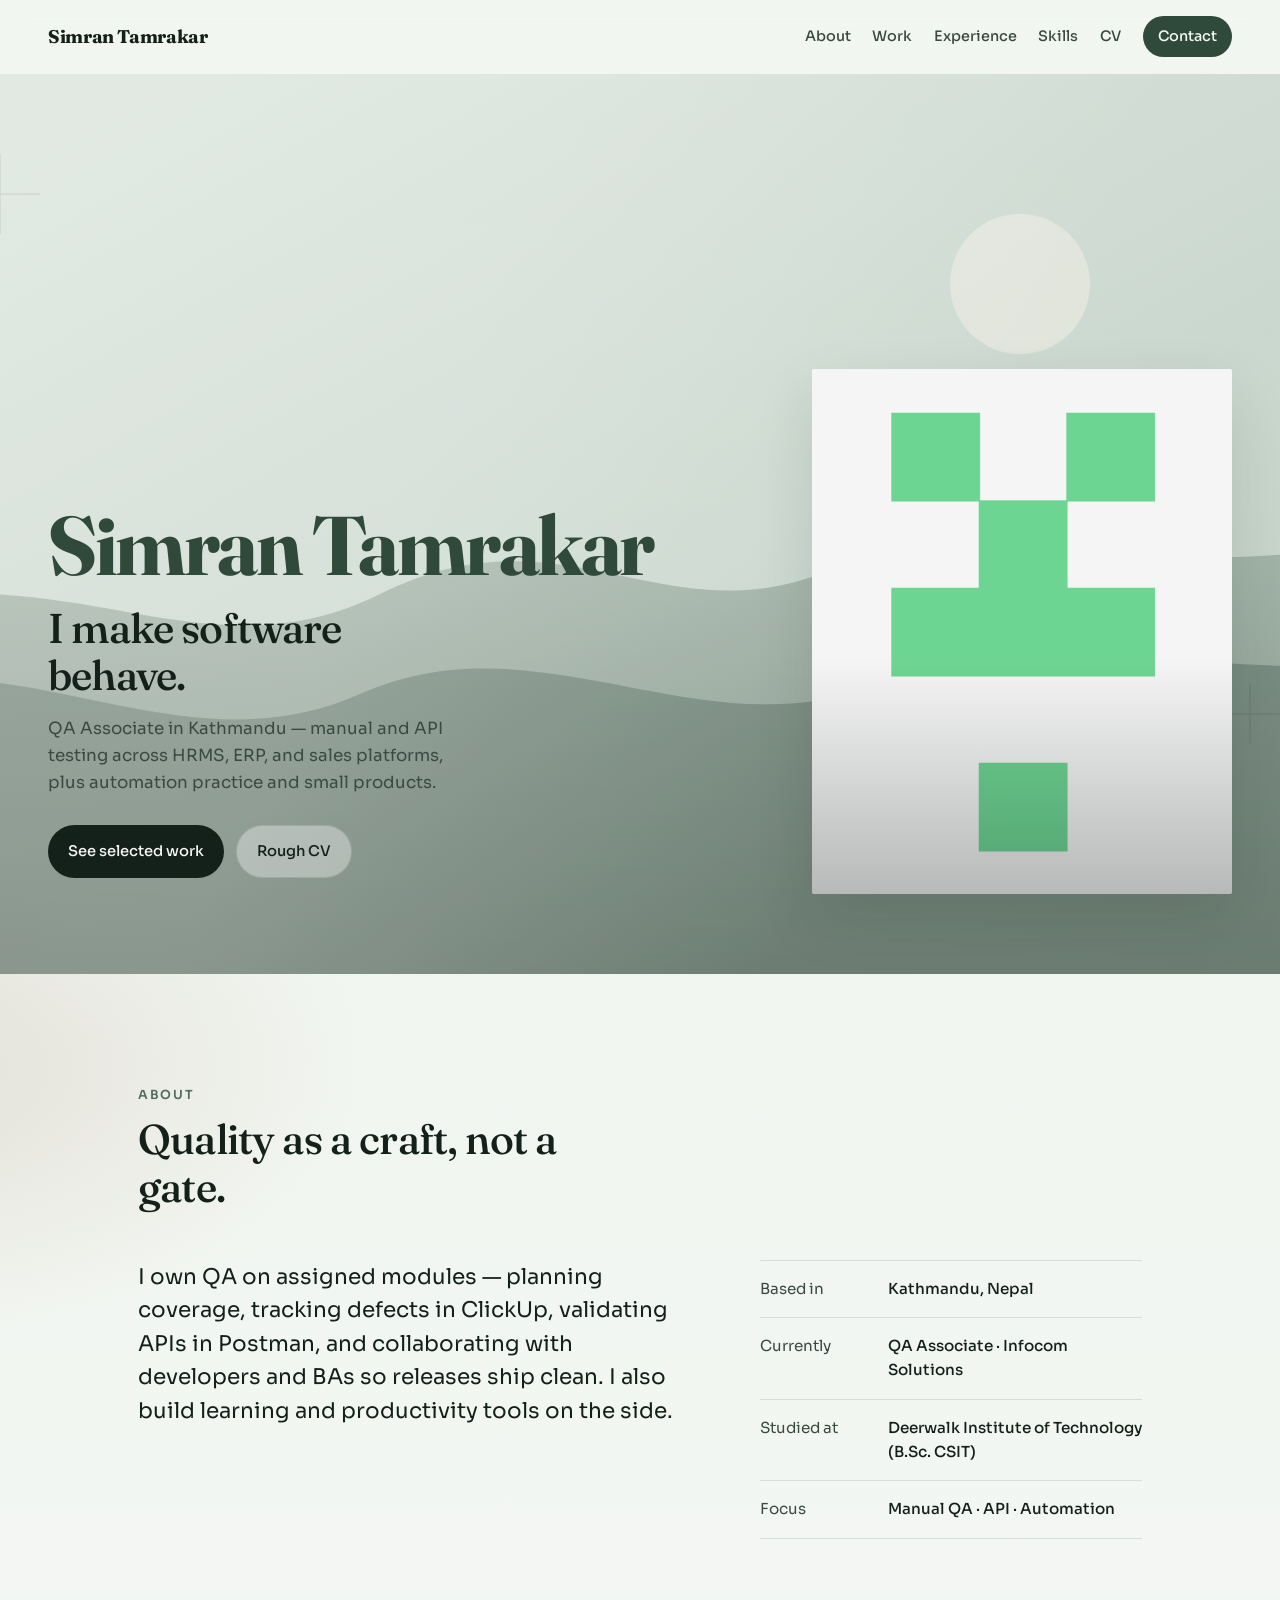
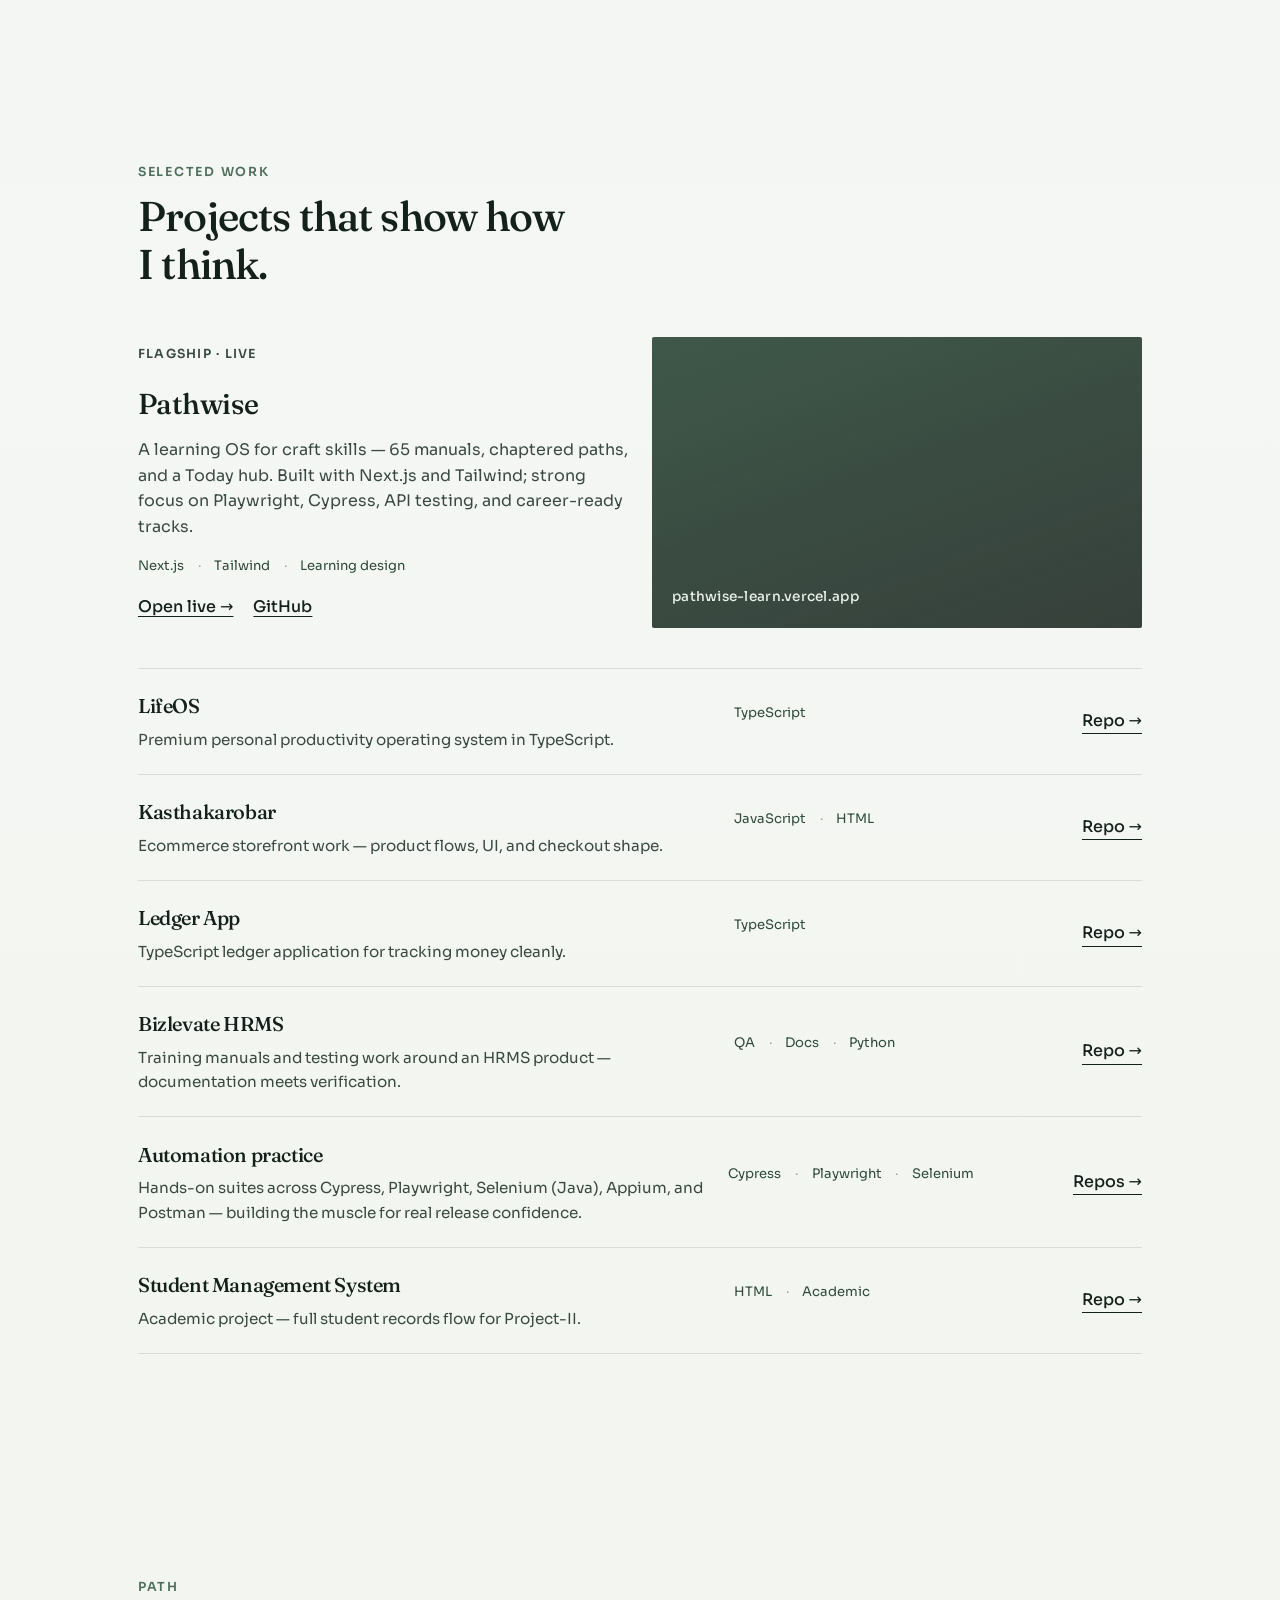
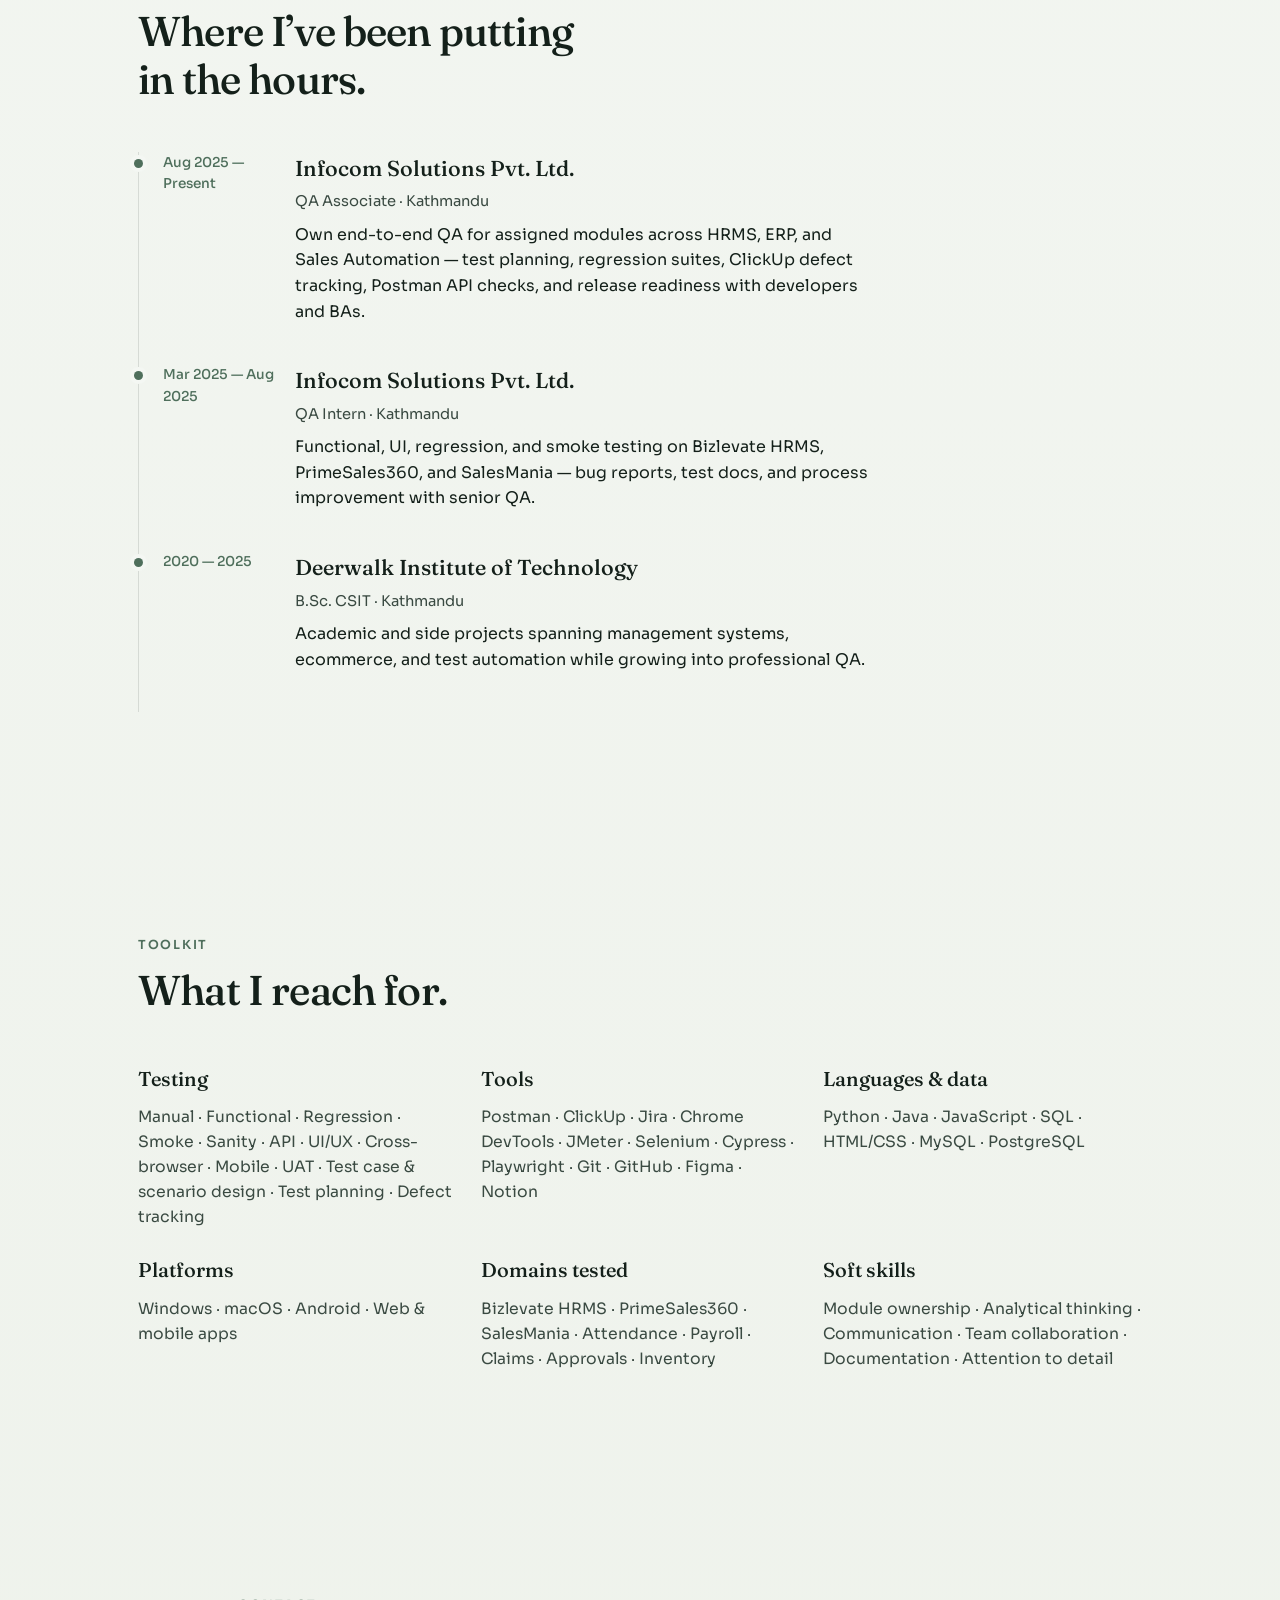
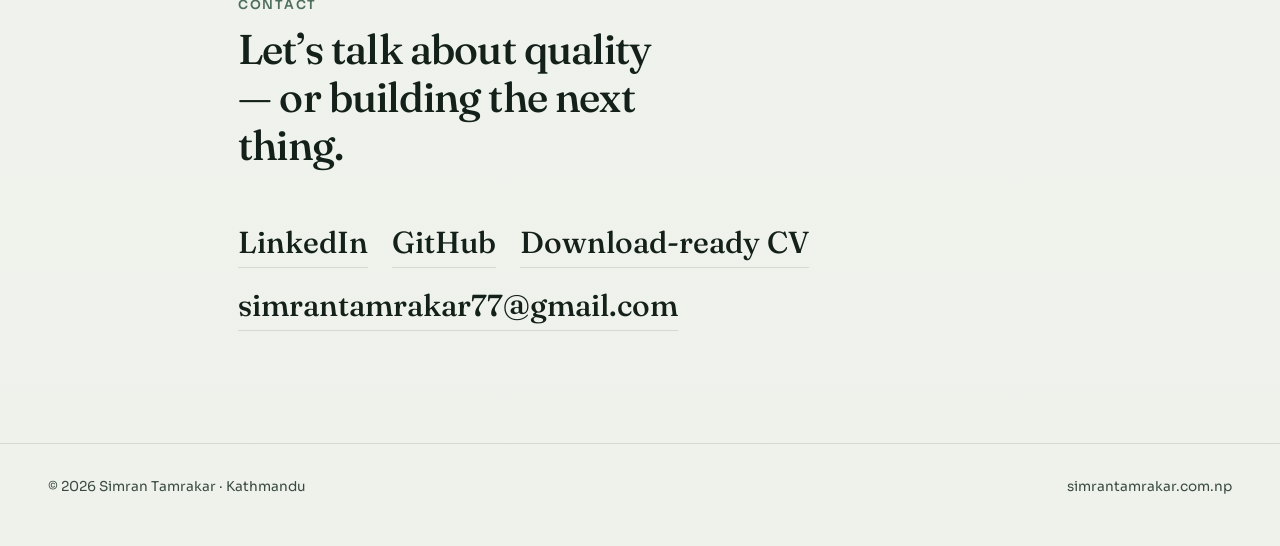
<file: index.html>
<!DOCTYPE html>
<html lang="en">
  <head>
    <meta charset="UTF-8" />
    <meta name="viewport" content="width=device-width, initial-scale=1" />
    <title>Simran Tamrakar — QA Associate</title>
    <meta
      name="description"
      content="Portfolio of Simran Tamrakar — QA Associate in Kathmandu. Manual, API, and automation testing across HRMS, ERP, and sales platforms."
    />
    <link rel="canonical" href="https://simrantamrakar.com.np/" />
    <meta property="og:title" content="Simran Tamrakar" />
    <meta
      property="og:description"
      content="QA Associate · Infocom Solutions. Kathmandu. Manual QA, API testing, automation."
    />
    <meta property="og:type" content="website" />
    <meta property="og:url" content="https://simrantamrakar.com.np/" />
    <meta name="theme-color" content="#2f4a3a" />
    <meta name="mobile-web-app-capable" content="yes" />
    <meta name="apple-mobile-web-app-capable" content="yes" />
    <meta name="apple-mobile-web-app-status-bar-style" content="default" />
    <meta name="apple-mobile-web-app-title" content="Simran" />
    <link rel="manifest" href="manifest.webmanifest" />
    <link rel="icon" href="assets/icons/icon-192.png" type="image/png" />
    <link rel="apple-touch-icon" href="assets/icons/icon-192.png" />
    <link rel="preconnect" href="https://fonts.googleapis.com" />
    <link rel="preconnect" href="https://fonts.gstatic.com" crossorigin />
    <link
      href="https://fonts.googleapis.com/css2?family=Fraunces:opsz,wght@9..144,500;9..144,700&family=Sora:wght@300;400;500;600&display=swap"
      rel="stylesheet"
    />
    <link rel="stylesheet" href="styles.css" />
  </head>
  <body>
    <a class="skip" href="#work">Skip to work</a>

    <header class="nav">
      <a class="nav-brand" href="#top">Simran Tamrakar</a>
      <nav class="nav-links" aria-label="Primary">
        <a href="#about">About</a>
        <a href="#work">Work</a>
        <a href="#experience">Experience</a>
        <a href="#skills">Skills</a>
        <a href="cv.html">CV</a>
        <a class="nav-cta" href="#contact">Contact</a>
      </nav>
      <button class="nav-toggle" type="button" aria-label="Open menu" aria-expanded="false">
        <span></span><span></span>
      </button>
    </header>

    <main id="top">
      <section class="hero" aria-label="Introduction">
        <div class="hero-bg" aria-hidden="true"></div>
        <div class="hero-inner">
          <p class="hero-brand">Simran Tamrakar</p>
          <h1 class="hero-title">I make software behave.</h1>
          <p class="hero-lede">
            QA Associate in Kathmandu — manual and API testing across HRMS, ERP,
            and sales platforms, plus automation practice and small products.
          </p>
          <div class="hero-actions">
            <a class="btn btn-primary" href="#work">See selected work</a>
            <a class="btn btn-ghost" href="cv.html">Rough CV</a>
          </div>
        </div>
        <div class="hero-portrait">
          <img
            src="assets/avatar.jpg"
            alt="Portrait of Simran Tamrakar"
            width="480"
            height="480"
          />
        </div>
      </section>

      <section id="about" class="section about">
        <div class="section-head">
          <p class="eyebrow">About</p>
          <h2>Quality as a craft, not a gate.</h2>
        </div>
        <div class="about-grid">
          <p class="about-lead">
            I own QA on assigned modules — planning coverage, tracking defects in
            ClickUp, validating APIs in Postman, and collaborating with
            developers and BAs so releases ship clean. I also build learning and
            productivity tools on the side.
          </p>
          <ul class="about-facts">
            <li>
              <span>Based in</span>
              <strong>Kathmandu, Nepal</strong>
            </li>
            <li>
              <span>Currently</span>
              <strong>QA Associate · Infocom Solutions</strong>
            </li>
            <li>
              <span>Studied at</span>
              <strong>Deerwalk Institute of Technology (B.Sc. CSIT)</strong>
            </li>
            <li>
              <span>Focus</span>
              <strong>Manual QA · API · Automation</strong>
            </li>
          </ul>
        </div>
      </section>

      <section id="work" class="section work">
        <div class="section-head">
          <p class="eyebrow">Selected work</p>
          <h2>Projects that show how I think.</h2>
        </div>

        <article class="project project-featured">
          <div class="project-copy">
            <p class="project-tag">Flagship · Live</p>
            <h3>Pathwise</h3>
            <p>
              A learning OS for craft skills — 65 manuals, chaptered paths, and a
              Today hub. Built with Next.js and Tailwind; strong focus on
              Playwright, Cypress, API testing, and career-ready tracks.
            </p>
            <div class="project-meta">
              <span>Next.js</span>
              <span>Tailwind</span>
              <span>Learning design</span>
            </div>
            <div class="project-links">
              <a href="https://pathwise-learn.vercel.app" target="_blank" rel="noopener"
                >Open live →</a
              >
              <a
                href="https://github.com/Simran-Tamrakar7/Pathwise"
                target="_blank"
                rel="noopener"
                >GitHub</a
              >
            </div>
          </div>
          <a
            class="project-visual pathwise"
            href="https://pathwise-learn.vercel.app"
            target="_blank"
            rel="noopener"
            aria-label="Open Pathwise"
          >
            <span class="visual-label">pathwise-learn.vercel.app</span>
          </a>
        </article>

        <div class="project-list">
          <article class="project-row">
            <div>
              <h3>LifeOS</h3>
              <p>Premium personal productivity operating system in TypeScript.</p>
            </div>
            <div class="project-meta">
              <span>TypeScript</span>
            </div>
            <a
              href="https://github.com/Simran-Tamrakar7/lifeos"
              target="_blank"
              rel="noopener"
              >Repo →</a
            >
          </article>

          <article class="project-row">
            <div>
              <h3>Kasthakarobar</h3>
              <p>Ecommerce storefront work — product flows, UI, and checkout shape.</p>
            </div>
            <div class="project-meta">
              <span>JavaScript</span>
              <span>HTML</span>
            </div>
            <a
              href="https://github.com/Simran-Tamrakar7/Kasthakarobar"
              target="_blank"
              rel="noopener"
              >Repo →</a
            >
          </article>

          <article class="project-row">
            <div>
              <h3>Ledger App</h3>
              <p>TypeScript ledger application for tracking money cleanly.</p>
            </div>
            <div class="project-meta">
              <span>TypeScript</span>
            </div>
            <a
              href="https://github.com/Simran-Tamrakar7/ledger-app"
              target="_blank"
              rel="noopener"
              >Repo →</a
            >
          </article>

          <article class="project-row">
            <div>
              <h3>Bizlevate HRMS</h3>
              <p>
                Training manuals and testing work around an HRMS product —
                documentation meets verification.
              </p>
            </div>
            <div class="project-meta">
              <span>QA</span>
              <span>Docs</span>
              <span>Python</span>
            </div>
            <a
              href="https://github.com/Simran-Tamrakar7/Bizlevate-1-HRMS-Manual"
              target="_blank"
              rel="noopener"
              >Repo →</a
            >
          </article>

          <article class="project-row">
            <div>
              <h3>Automation practice</h3>
              <p>
                Hands-on suites across Cypress, Playwright, Selenium (Java),
                Appium, and Postman — building the muscle for real release
                confidence.
              </p>
            </div>
            <div class="project-meta">
              <span>Cypress</span>
              <span>Playwright</span>
              <span>Selenium</span>
            </div>
            <a
              href="https://github.com/Simran-Tamrakar7?tab=repositories"
              target="_blank"
              rel="noopener"
              >Repos →</a
            >
          </article>

          <article class="project-row">
            <div>
              <h3>Student Management System</h3>
              <p>Academic project — full student records flow for Project-II.</p>
            </div>
            <div class="project-meta">
              <span>HTML</span>
              <span>Academic</span>
            </div>
            <a
              href="https://github.com/Simran-Tamrakar7/Student_Management_System"
              target="_blank"
              rel="noopener"
              >Repo →</a
            >
          </article>
        </div>
      </section>

      <section id="experience" class="section experience">
        <div class="section-head">
          <p class="eyebrow">Path</p>
          <h2>Where I’ve been putting in the hours.</h2>
        </div>
        <ol class="timeline">
          <li>
            <div class="timeline-when">Aug 2025 — Present</div>
            <div class="timeline-body">
              <h3>Infocom Solutions Pvt. Ltd.</h3>
              <p class="role">QA Associate · Kathmandu</p>
              <p>
                Own end-to-end QA for assigned modules across HRMS, ERP, and Sales
                Automation — test planning, regression suites, ClickUp defect
                tracking, Postman API checks, and release readiness with
                developers and BAs.
              </p>
            </div>
          </li>
          <li>
            <div class="timeline-when">Mar 2025 — Aug 2025</div>
            <div class="timeline-body">
              <h3>Infocom Solutions Pvt. Ltd.</h3>
              <p class="role">QA Intern · Kathmandu</p>
              <p>
                Functional, UI, regression, and smoke testing on Bizlevate HRMS,
                PrimeSales360, and SalesMania — bug reports, test docs, and
                process improvement with senior QA.
              </p>
            </div>
          </li>
          <li>
            <div class="timeline-when">2020 — 2025</div>
            <div class="timeline-body">
              <h3>Deerwalk Institute of Technology</h3>
              <p class="role">B.Sc. CSIT · Kathmandu</p>
              <p>
                Academic and side projects spanning management systems,
                ecommerce, and test automation while growing into professional QA.
              </p>
            </div>
          </li>
        </ol>
      </section>

      <section id="skills" class="section skills">
        <div class="section-head">
          <p class="eyebrow">Toolkit</p>
          <h2>What I reach for.</h2>
        </div>
        <div class="skill-groups">
          <div>
            <h3>Testing</h3>
            <p>
              Manual · Functional · Regression · Smoke · Sanity · API · UI/UX ·
              Cross-browser · Mobile · UAT · Test case &amp; scenario design ·
              Test planning · Defect tracking
            </p>
          </div>
          <div>
            <h3>Tools</h3>
            <p>
              Postman · ClickUp · Jira · Chrome DevTools · JMeter · Selenium ·
              Cypress · Playwright · Git · GitHub · Figma · Notion
            </p>
          </div>
          <div>
            <h3>Languages &amp; data</h3>
            <p>
              Python · Java · JavaScript · SQL · HTML/CSS · MySQL · PostgreSQL
            </p>
          </div>
          <div>
            <h3>Platforms</h3>
            <p>Windows · macOS · Android · Web &amp; mobile apps</p>
          </div>
          <div>
            <h3>Domains tested</h3>
            <p>
              Bizlevate HRMS · PrimeSales360 · SalesMania · Attendance · Payroll ·
              Claims · Approvals · Inventory
            </p>
          </div>
          <div>
            <h3>Soft skills</h3>
            <p>
              Module ownership · Analytical thinking · Communication · Team
              collaboration · Documentation · Attention to detail
            </p>
          </div>
        </div>
      </section>

      <section id="contact" class="section contact">
        <div class="section-head">
          <p class="eyebrow">Contact</p>
          <h2>Let’s talk about quality — or building the next thing.</h2>
        </div>
        <div class="contact-row">
          <a
            class="contact-link"
            href="https://www.linkedin.com/in/simran-tamrakar-1aa84b349/"
            target="_blank"
            rel="noopener"
            >LinkedIn</a
          >
          <a
            class="contact-link"
            href="https://github.com/Simran-Tamrakar7"
            target="_blank"
            rel="noopener"
            >GitHub</a
          >
          <a class="contact-link" href="cv.html">Download-ready CV</a>
          <a class="contact-link" href="mailto:simrantamrakar77@gmail.com"
            >simrantamrakar77@gmail.com</a
          >
        </div>
      </section>
    </main>

    <footer class="footer">
      <p>© <span id="year"></span> Simran Tamrakar · Kathmandu</p>
      <p>simrantamrakar.com.np</p>
    </footer>

    <div class="pwa-toast" id="pwa-toast" hidden>
      <span>Update ready</span>
      <button type="button" id="pwa-refresh">Reload</button>
    </div>

    <script src="script.js"></script>
  </body>
</html>
</file>
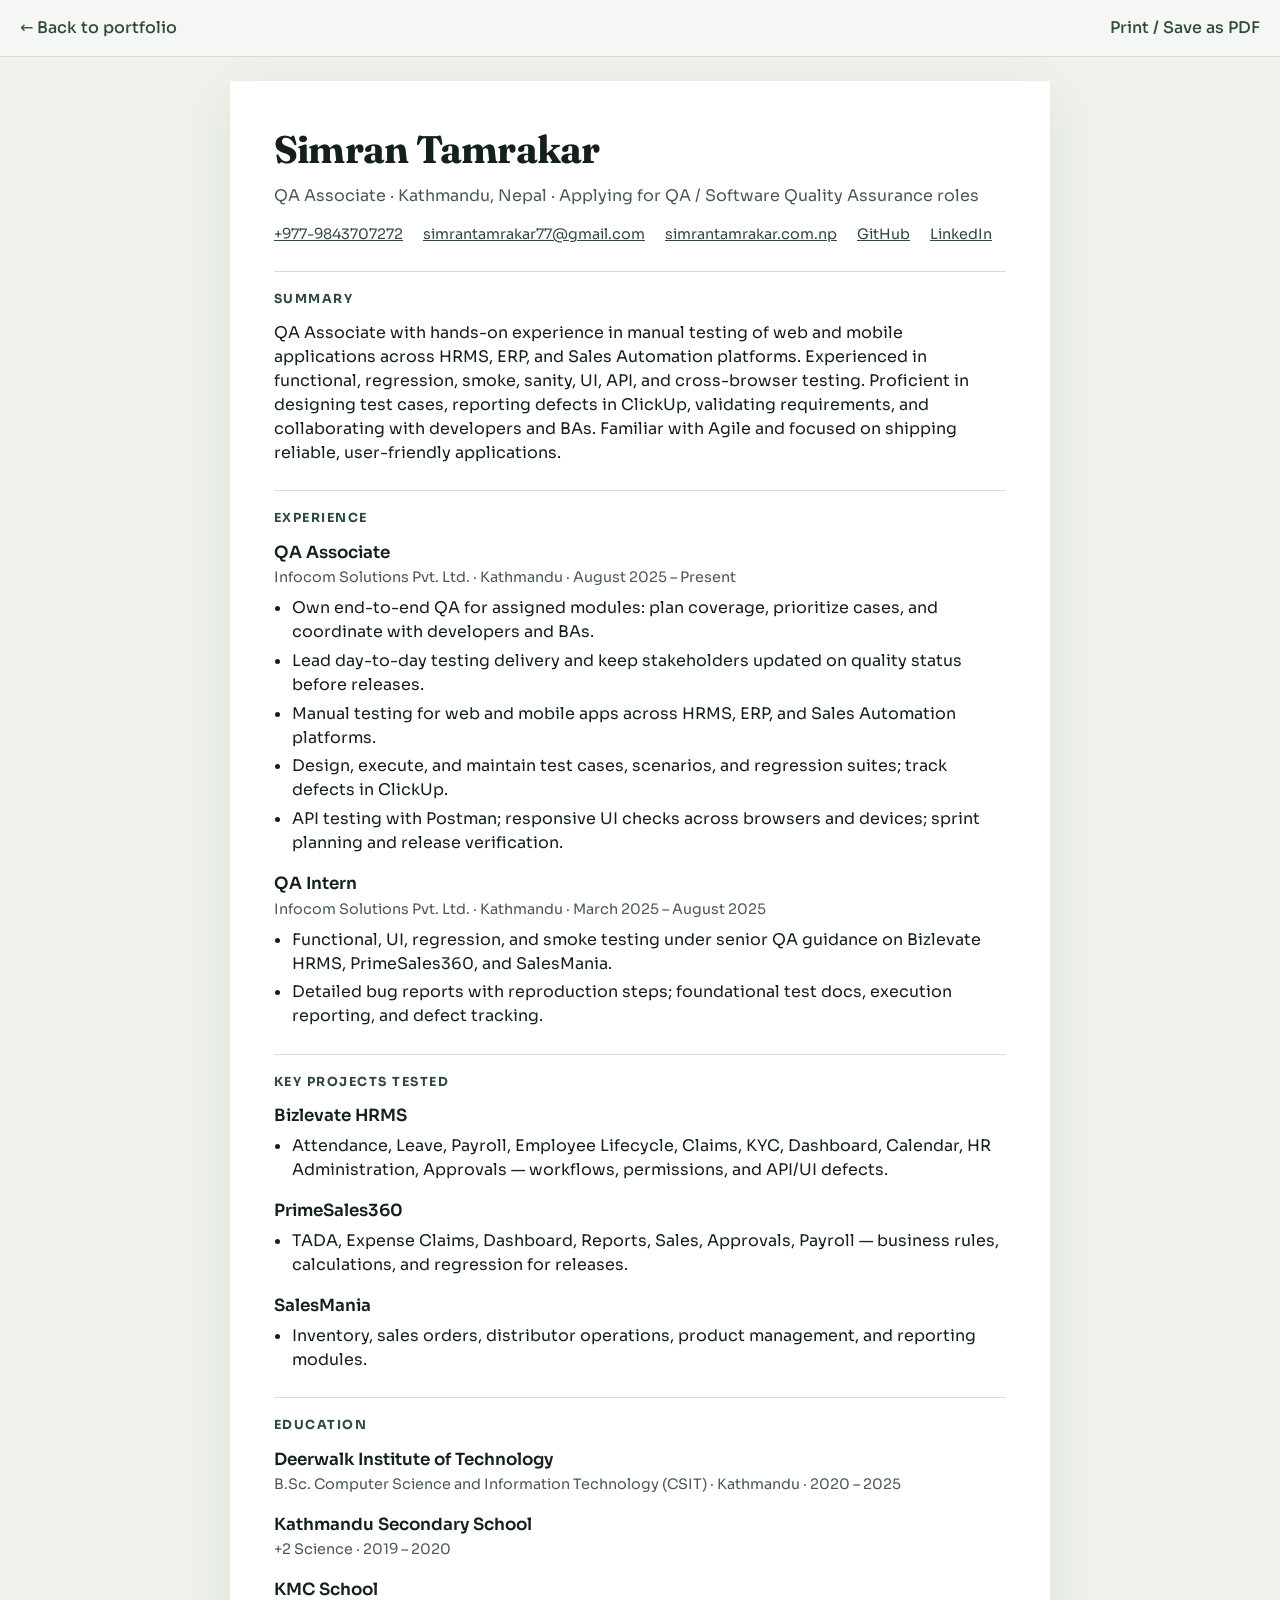
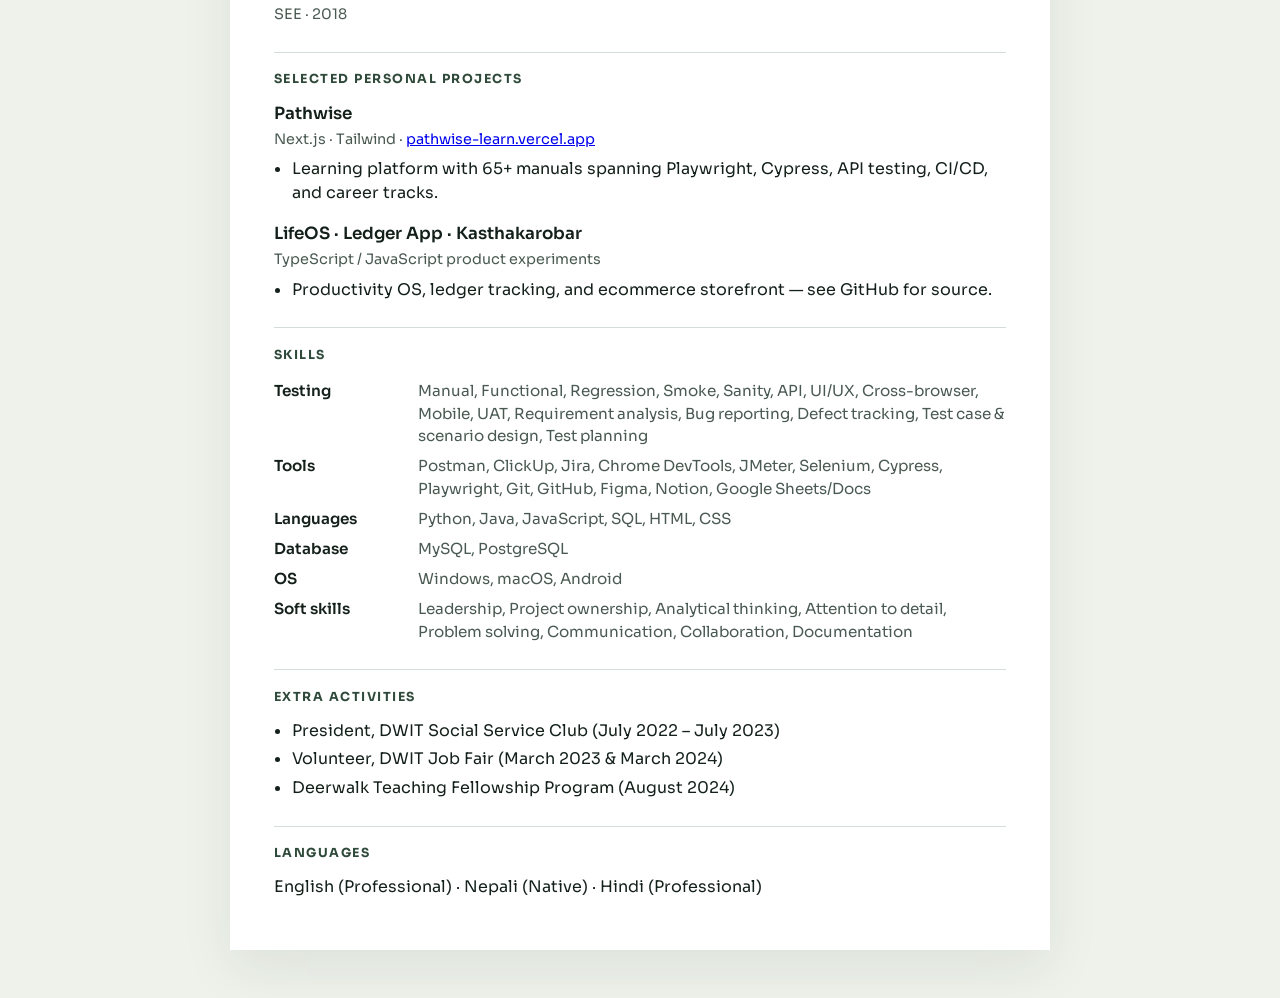
<file: cv.html>
<!DOCTYPE html>
<html lang="en">
  <head>
    <meta charset="UTF-8" />
    <meta name="viewport" content="width=device-width, initial-scale=1" />
    <title>CV — Simran Tamrakar</title>
    <meta name="theme-color" content="#2f4a3a" />
    <link rel="manifest" href="manifest.webmanifest" />
    <link rel="icon" href="assets/icons/icon-192.png" type="image/png" />
    <link rel="apple-touch-icon" href="assets/icons/icon-192.png" />
    <link rel="preconnect" href="https://fonts.googleapis.com" />
    <link rel="preconnect" href="https://fonts.gstatic.com" crossorigin />
    <link
      href="https://fonts.googleapis.com/css2?family=Fraunces:opsz,wght@9..144,600&family=Sora:wght@400;500;600&display=swap"
      rel="stylesheet"
    />
    <style>
      :root {
        --ink: #14201a;
        --muted: #4a5a52;
        --line: #d5ddd7;
        --accent: #2f4a3a;
      }
      * {
        box-sizing: border-box;
      }
      body {
        margin: 0;
        color: var(--ink);
        font-family: "Sora", system-ui, sans-serif;
        background: #eef2eb;
        line-height: 1.5;
      }
      .bar {
        display: flex;
        justify-content: space-between;
        gap: 1rem;
        flex-wrap: wrap;
        padding: 1rem 1.25rem;
        background: #f4f7f3;
        border-bottom: 1px solid var(--line);
      }
      .bar a {
        color: var(--accent);
        font-weight: 500;
        text-decoration: none;
      }
      .sheet {
        max-width: 820px;
        margin: 1.5rem auto 3rem;
        background: #fff;
        padding: 2.5rem 2.75rem;
        box-shadow: 0 18px 50px rgba(20, 32, 26, 0.08);
      }
      header h1 {
        margin: 0;
        font-family: "Fraunces", Georgia, serif;
        font-size: 2.4rem;
        letter-spacing: -0.02em;
      }
      .subtitle {
        margin: 0.35rem 0 0;
        color: var(--muted);
        font-size: 1rem;
      }
      .links {
        margin: 1rem 0 0;
        display: flex;
        flex-wrap: wrap;
        gap: 0.75rem 1.25rem;
        font-size: 0.9rem;
      }
      .links a {
        color: var(--accent);
      }
      section {
        margin-top: 1.6rem;
        padding-top: 1.1rem;
        border-top: 1px solid var(--line);
      }
      h2 {
        margin: 0 0 0.75rem;
        font-size: 0.78rem;
        letter-spacing: 0.12em;
        text-transform: uppercase;
        color: var(--accent);
      }
      p {
        margin: 0 0 0.65rem;
      }
      .job,
      .edu {
        margin-bottom: 1rem;
      }
      .job h3,
      .edu h3 {
        margin: 0;
        font-size: 1.05rem;
        font-weight: 600;
      }
      .meta {
        margin: 0.15rem 0 0.45rem;
        color: var(--muted);
        font-size: 0.9rem;
      }
      ul {
        margin: 0.35rem 0 0;
        padding-left: 1.15rem;
      }
      li {
        margin-bottom: 0.3rem;
      }
      .skills {
        display: grid;
        grid-template-columns: 8rem 1fr;
        gap: 0.45rem 1rem;
        font-size: 0.95rem;
      }
      .skills dt {
        font-weight: 600;
      }
      .skills dd {
        margin: 0;
        color: var(--muted);
      }
      @media print {
        body {
          background: #fff;
        }
        .bar {
          display: none;
        }
        .sheet {
          margin: 0;
          box-shadow: none;
          max-width: none;
          padding: 0;
        }
        a {
          color: inherit;
          text-decoration: none;
        }
      }
      @media (max-width: 640px) {
        .sheet {
          margin: 0;
          padding: 1.5rem 1.25rem;
          box-shadow: none;
        }
        .skills {
          grid-template-columns: 1fr;
        }
      }
    </style>
  </head>
  <body>
    <div class="bar">
      <a href="index.html">← Back to portfolio</a>
      <a href="#" onclick="window.print(); return false;">Print / Save as PDF</a>
    </div>

    <article class="sheet">
      <header>
        <h1>Simran Tamrakar</h1>
        <p class="subtitle">
          QA Associate · Kathmandu, Nepal · Applying for QA / Software Quality
          Assurance roles
        </p>
        <div class="links">
          <a href="tel:+9779843707272">+977-9843707272</a>
          <a href="mailto:simrantamrakar77@gmail.com"
            >simrantamrakar77@gmail.com</a
          >
          <a href="https://simrantamrakar.com.np">simrantamrakar.com.np</a>
          <a href="https://github.com/Simran-Tamrakar7">GitHub</a>
          <a href="https://www.linkedin.com/in/simran-tamrakar-1aa84b349/"
            >LinkedIn</a
          >
        </div>
      </header>

      <section>
        <h2>Summary</h2>
        <p>
          QA Associate with hands-on experience in manual testing of web and
          mobile applications across HRMS, ERP, and Sales Automation platforms.
          Experienced in functional, regression, smoke, sanity, UI, API, and
          cross-browser testing. Proficient in designing test cases, reporting
          defects in ClickUp, validating requirements, and collaborating with
          developers and BAs. Familiar with Agile and focused on shipping
          reliable, user-friendly applications.
        </p>
      </section>

      <section>
        <h2>Experience</h2>
        <div class="job">
          <h3>QA Associate</h3>
          <p class="meta">
            Infocom Solutions Pvt. Ltd. · Kathmandu · August 2025 – Present
          </p>
          <ul>
            <li>
              Own end-to-end QA for assigned modules: plan coverage, prioritize
              cases, and coordinate with developers and BAs.
            </li>
            <li>
              Lead day-to-day testing delivery and keep stakeholders updated on
              quality status before releases.
            </li>
            <li>
              Manual testing for web and mobile apps across HRMS, ERP, and Sales
              Automation platforms.
            </li>
            <li>
              Design, execute, and maintain test cases, scenarios, and regression
              suites; track defects in ClickUp.
            </li>
            <li>
              API testing with Postman; responsive UI checks across browsers and
              devices; sprint planning and release verification.
            </li>
          </ul>
        </div>
        <div class="job">
          <h3>QA Intern</h3>
          <p class="meta">
            Infocom Solutions Pvt. Ltd. · Kathmandu · March 2025 – August 2025
          </p>
          <ul>
            <li>
              Functional, UI, regression, and smoke testing under senior QA
              guidance on Bizlevate HRMS, PrimeSales360, and SalesMania.
            </li>
            <li>
              Detailed bug reports with reproduction steps; foundational test
              docs, execution reporting, and defect tracking.
            </li>
          </ul>
        </div>
      </section>

      <section>
        <h2>Key projects tested</h2>
        <div class="job">
          <h3>Bizlevate HRMS</h3>
          <ul>
            <li>
              Attendance, Leave, Payroll, Employee Lifecycle, Claims, KYC,
              Dashboard, Calendar, HR Administration, Approvals — workflows,
              permissions, and API/UI defects.
            </li>
          </ul>
        </div>
        <div class="job">
          <h3>PrimeSales360</h3>
          <ul>
            <li>
              TADA, Expense Claims, Dashboard, Reports, Sales, Approvals,
              Payroll — business rules, calculations, and regression for
              releases.
            </li>
          </ul>
        </div>
        <div class="job">
          <h3>SalesMania</h3>
          <ul>
            <li>
              Inventory, sales orders, distributor operations, product
              management, and reporting modules.
            </li>
          </ul>
        </div>
      </section>

      <section>
        <h2>Education</h2>
        <div class="edu">
          <h3>Deerwalk Institute of Technology</h3>
          <p class="meta">
            B.Sc. Computer Science and Information Technology (CSIT) · Kathmandu
            · 2020 – 2025
          </p>
        </div>
        <div class="edu">
          <h3>Kathmandu Secondary School</h3>
          <p class="meta">+2 Science · 2019 – 2020</p>
        </div>
        <div class="edu">
          <h3>KMC School</h3>
          <p class="meta">SEE · 2018</p>
        </div>
      </section>

      <section>
        <h2>Selected personal projects</h2>
        <div class="job">
          <h3>Pathwise</h3>
          <p class="meta">
            Next.js · Tailwind ·
            <a href="https://pathwise-learn.vercel.app">pathwise-learn.vercel.app</a>
          </p>
          <ul>
            <li>
              Learning platform with 65+ manuals spanning Playwright, Cypress,
              API testing, CI/CD, and career tracks.
            </li>
          </ul>
        </div>
        <div class="job">
          <h3>LifeOS · Ledger App · Kasthakarobar</h3>
          <p class="meta">TypeScript / JavaScript product experiments</p>
          <ul>
            <li>
              Productivity OS, ledger tracking, and ecommerce storefront — see
              GitHub for source.
            </li>
          </ul>
        </div>
      </section>

      <section>
        <h2>Skills</h2>
        <dl class="skills">
          <dt>Testing</dt>
          <dd>
            Manual, Functional, Regression, Smoke, Sanity, API, UI/UX,
            Cross-browser, Mobile, UAT, Requirement analysis, Bug reporting,
            Defect tracking, Test case &amp; scenario design, Test planning
          </dd>
          <dt>Tools</dt>
          <dd>
            Postman, ClickUp, Jira, Chrome DevTools, JMeter, Selenium, Cypress,
            Playwright, Git, GitHub, Figma, Notion, Google Sheets/Docs
          </dd>
          <dt>Languages</dt>
          <dd>Python, Java, JavaScript, SQL, HTML, CSS</dd>
          <dt>Database</dt>
          <dd>MySQL, PostgreSQL</dd>
          <dt>OS</dt>
          <dd>Windows, macOS, Android</dd>
          <dt>Soft skills</dt>
          <dd>
            Leadership, Project ownership, Analytical thinking, Attention to
            detail, Problem solving, Communication, Collaboration, Documentation
          </dd>
        </dl>
      </section>

      <section>
        <h2>Extra activities</h2>
        <ul>
          <li>President, DWIT Social Service Club (July 2022 – July 2023)</li>
          <li>Volunteer, DWIT Job Fair (March 2023 &amp; March 2024)</li>
          <li>Deerwalk Teaching Fellowship Program (August 2024)</li>
        </ul>
      </section>

      <section>
        <h2>Languages</h2>
        <p>English (Professional) · Nepali (Native) · Hindi (Professional)</p>
      </section>
    </article>
    <script src="script.js"></script>
  </body>
</html>
</file>
<file: styles.css>
:root {
  --ink: #14201a;
  --ink-soft: #3a4a42;
  --mist: #e8efe9;
  --paper: #f4f7f3;
  --sage: #4f6f5c;
  --sage-deep: #2f4a3a;
  --moss: #6b8f75;
  --sand: #d7cfc0;
  --line: rgba(20, 32, 26, 0.12);
  --shadow: 0 24px 60px rgba(20, 32, 26, 0.12);
  --radius: 2px;
  --font-display: "Fraunces", Georgia, serif;
  --font-body: "Sora", system-ui, sans-serif;
  --ease: cubic-bezier(0.22, 1, 0.36, 1);
}

*,
*::before,
*::after {
  box-sizing: border-box;
}

html {
  scroll-behavior: smooth;
}

body {
  margin: 0;
  color: var(--ink);
  font-family: var(--font-body);
  font-weight: 400;
  line-height: 1.6;
  background:
    radial-gradient(1200px 600px at 80% -10%, rgba(107, 143, 117, 0.28), transparent 60%),
    radial-gradient(900px 500px at -10% 20%, rgba(215, 207, 192, 0.55), transparent 55%),
    linear-gradient(180deg, #eef3ee 0%, var(--paper) 35%, #eef2eb 100%);
  min-height: 100vh;
}

img {
  max-width: 100%;
  display: block;
}

a {
  color: inherit;
  text-decoration-thickness: 1px;
  text-underline-offset: 0.22em;
}

.skip {
  position: absolute;
  left: -999px;
  top: 0;
  background: var(--ink);
  color: var(--paper);
  padding: 0.75rem 1rem;
  z-index: 100;
}

.skip:focus {
  left: 1rem;
  top: 1rem;
}

.nav {
  position: sticky;
  top: 0;
  z-index: 40;
  display: flex;
  align-items: center;
  justify-content: space-between;
  gap: 1rem;
  padding: 1rem clamp(1.25rem, 4vw, 3rem);
  backdrop-filter: blur(14px);
  background: rgba(244, 247, 243, 0.72);
  border-bottom: 1px solid transparent;
  transition: border-color 0.3s var(--ease), background 0.3s var(--ease);
}

.nav.is-scrolled {
  border-bottom-color: var(--line);
  background: rgba(244, 247, 243, 0.9);
}

.nav-brand {
  font-family: var(--font-display);
  font-size: 1.15rem;
  font-weight: 700;
  text-decoration: none;
  letter-spacing: -0.02em;
}

.nav-links {
  display: flex;
  align-items: center;
  gap: 1.35rem;
}

.nav-links a {
  font-size: 0.9rem;
  font-weight: 500;
  text-decoration: none;
  color: var(--ink-soft);
  transition: color 0.2s var(--ease);
}

.nav-links a:hover {
  color: var(--ink);
}

.nav-cta {
  padding: 0.55rem 0.95rem;
  background: var(--sage-deep);
  color: var(--paper) !important;
  border-radius: 999px;
}

.nav-toggle {
  display: none;
  width: 2.5rem;
  height: 2.5rem;
  border: 0;
  background: transparent;
  padding: 0;
  cursor: pointer;
}

.nav-toggle span {
  display: block;
  height: 2px;
  margin: 6px 4px;
  background: var(--ink);
  transition: transform 0.25s var(--ease);
}

.hero {
  position: relative;
  min-height: min(100vh, 920px);
  display: grid;
  grid-template-columns: 1.15fr 0.85fr;
  align-items: end;
  gap: clamp(1.5rem, 4vw, 3rem);
  padding: clamp(2rem, 6vw, 5rem) clamp(1.25rem, 4vw, 3rem) clamp(3rem, 7vw, 5rem);
  overflow: hidden;
}

.hero-bg {
  position: absolute;
  inset: 0;
  background:
    linear-gradient(115deg, rgba(244, 247, 243, 0.2) 35%, transparent 70%),
    url("assets/hero-texture.svg") center / cover no-repeat;
  opacity: 0.9;
  pointer-events: none;
  animation: drift 18s ease-in-out infinite alternate;
}

.hero-inner {
  position: relative;
  z-index: 1;
  max-width: 38rem;
  padding-bottom: 1rem;
  opacity: 0;
  transform: translateY(28px);
  animation: rise 0.9s var(--ease) 0.1s forwards;
}

.hero-brand {
  margin: 0 0 1.25rem;
  font-family: var(--font-display);
  font-size: clamp(2.6rem, 7vw, 5.2rem);
  font-weight: 700;
  line-height: 0.95;
  letter-spacing: -0.03em;
  color: var(--sage-deep);
}

.hero-title {
  margin: 0 0 1rem;
  font-family: var(--font-display);
  font-size: clamp(1.7rem, 3.4vw, 2.6rem);
  font-weight: 500;
  line-height: 1.15;
  letter-spacing: -0.02em;
  max-width: 14ch;
}

.hero-lede {
  margin: 0 0 1.75rem;
  font-size: 1.05rem;
  color: var(--ink-soft);
  max-width: 36ch;
}

.hero-actions {
  display: flex;
  flex-wrap: wrap;
  gap: 0.75rem;
}

.btn {
  display: inline-flex;
  align-items: center;
  justify-content: center;
  padding: 0.85rem 1.25rem;
  border-radius: 999px;
  font-size: 0.92rem;
  font-weight: 500;
  text-decoration: none;
  transition: transform 0.25s var(--ease), background 0.25s var(--ease), color 0.25s var(--ease);
}

.btn:hover {
  transform: translateY(-2px);
}

.btn-primary {
  background: var(--ink);
  color: var(--paper);
}

.btn-ghost {
  border: 1px solid var(--line);
  background: rgba(255, 255, 255, 0.35);
}

.hero-portrait {
  position: relative;
  z-index: 1;
  justify-self: end;
  width: min(100%, 420px);
  aspect-ratio: 4 / 5;
  overflow: hidden;
  border-radius: var(--radius);
  box-shadow: var(--shadow);
  opacity: 0;
  transform: translateY(36px) scale(0.98);
  animation: rise 1s var(--ease) 0.25s forwards;
}

.hero-portrait::after {
  content: "";
  position: absolute;
  inset: 0;
  background: linear-gradient(180deg, transparent 55%, rgba(20, 32, 26, 0.28));
  pointer-events: none;
}

.hero-portrait img {
  width: 100%;
  height: 100%;
  object-fit: cover;
  filter: saturate(0.92) contrast(1.04);
}

.section {
  padding: clamp(4rem, 9vw, 7rem) clamp(1.25rem, 4vw, 3rem);
  max-width: 1100px;
  margin: 0 auto;
}

.section-head {
  margin-bottom: clamp(2rem, 4vw, 3rem);
  max-width: 28rem;
}

.eyebrow {
  margin: 0 0 0.65rem;
  font-size: 0.78rem;
  font-weight: 600;
  letter-spacing: 0.14em;
  text-transform: uppercase;
  color: var(--sage);
}

.section-head h2 {
  margin: 0;
  font-family: var(--font-display);
  font-size: clamp(1.8rem, 3.5vw, 2.6rem);
  font-weight: 500;
  line-height: 1.15;
  letter-spacing: -0.02em;
}

.about-grid {
  display: grid;
  grid-template-columns: 1.2fr 0.8fr;
  gap: clamp(1.5rem, 4vw, 3rem);
  align-items: start;
}

.about-lead {
  margin: 0;
  font-size: clamp(1.1rem, 2vw, 1.35rem);
  line-height: 1.55;
  max-width: 34ch;
}

.about-facts {
  list-style: none;
  margin: 0;
  padding: 0;
  border-top: 1px solid var(--line);
}

.about-facts li {
  display: grid;
  grid-template-columns: 7rem 1fr;
  gap: 1rem;
  padding: 1rem 0;
  border-bottom: 1px solid var(--line);
  font-size: 0.95rem;
}

.about-facts span {
  color: var(--ink-soft);
}

.about-facts strong {
  font-weight: 500;
}

.project-featured {
  display: grid;
  grid-template-columns: 1fr 1fr;
  gap: 1.5rem;
  margin-bottom: 2.5rem;
  align-items: stretch;
}

.project-copy {
  display: flex;
  flex-direction: column;
  justify-content: center;
  padding: 0.5rem 0;
}

.project-tag {
  margin: 0 0 0.75rem;
  font-size: 0.78rem;
  font-weight: 600;
  letter-spacing: 0.1em;
  text-transform: uppercase;
  color: var(--sage);
}

.project-copy h3,
.project-row h3 {
  margin: 0 0 0.65rem;
  font-family: var(--font-display);
  font-size: 1.8rem;
  font-weight: 500;
  letter-spacing: -0.02em;
}

.project-copy p,
.project-row p {
  margin: 0 0 1rem;
  color: var(--ink-soft);
}

.project-meta {
  display: flex;
  flex-wrap: wrap;
  gap: 0.5rem 0.85rem;
  margin-bottom: 1.1rem;
  font-size: 0.82rem;
  color: var(--sage-deep);
}

.project-meta span::before {
  content: "·";
  margin-right: 0.85rem;
  opacity: 0.45;
}

.project-meta span:first-child::before {
  content: none;
  margin: 0;
}

.project-links {
  display: flex;
  gap: 1.25rem;
  font-weight: 500;
}

.project-visual {
  min-height: 280px;
  border-radius: var(--radius);
  text-decoration: none;
  display: flex;
  align-items: flex-end;
  padding: 1.25rem;
  position: relative;
  overflow: hidden;
  transition: transform 0.35s var(--ease);
}

.project-visual:hover {
  transform: translateY(-4px);
}

.project-visual.pathwise {
  background:
    linear-gradient(160deg, rgba(47, 74, 58, 0.92), rgba(20, 32, 26, 0.85)),
    repeating-linear-gradient(
      -12deg,
      transparent,
      transparent 14px,
      rgba(232, 239, 233, 0.06) 14px,
      rgba(232, 239, 233, 0.06) 15px
    );
  color: var(--mist);
}

.visual-label {
  font-size: 0.85rem;
  font-weight: 500;
  letter-spacing: 0.02em;
}

.project-list {
  border-top: 1px solid var(--line);
}

.project-row {
  display: grid;
  grid-template-columns: 1.4fr 0.8fr auto;
  gap: 1rem;
  align-items: center;
  padding: 1.35rem 0;
  border-bottom: 1px solid var(--line);
  opacity: 0;
  transform: translateY(16px);
  transition: opacity 0.6s var(--ease), transform 0.6s var(--ease);
}

.project-row.is-in {
  opacity: 1;
  transform: none;
}

.project-row h3 {
  font-size: 1.25rem;
  margin-bottom: 0.35rem;
}

.project-row p {
  margin: 0;
  font-size: 0.95rem;
}

.project-row > a {
  font-weight: 500;
  white-space: nowrap;
  text-decoration: none;
  border-bottom: 1px solid currentColor;
}

.timeline {
  list-style: none;
  margin: 0;
  padding: 0;
  border-left: 1px solid var(--line);
}

.timeline li {
  display: grid;
  grid-template-columns: 7rem 1fr;
  gap: 1.25rem;
  padding: 0 0 2rem 1.5rem;
  position: relative;
}

.timeline li::before {
  content: "";
  position: absolute;
  left: -5px;
  top: 0.45rem;
  width: 9px;
  height: 9px;
  border-radius: 50%;
  background: var(--sage);
  box-shadow: 0 0 0 4px var(--paper);
}

.timeline-when {
  font-size: 0.85rem;
  font-weight: 500;
  color: var(--sage);
}

.timeline-body h3 {
  margin: 0 0 0.25rem;
  font-family: var(--font-display);
  font-size: 1.35rem;
  font-weight: 500;
}

.role {
  margin: 0 0 0.75rem;
  font-size: 0.92rem;
  color: var(--ink-soft);
}

.timeline-body p {
  margin: 0 0 0.5rem;
  max-width: 48ch;
}

.note {
  font-size: 0.82rem !important;
  color: var(--moss) !important;
  font-style: italic;
}

.skill-groups {
  display: grid;
  grid-template-columns: repeat(3, 1fr);
  gap: 1.5rem;
}

.skill-groups h3 {
  margin: 0 0 0.65rem;
  font-family: var(--font-display);
  font-size: 1.25rem;
  font-weight: 500;
}

.skill-groups p {
  margin: 0;
  color: var(--ink-soft);
  font-size: 0.98rem;
}

.contact {
  max-width: 900px;
}

.contact-row {
  display: flex;
  flex-wrap: wrap;
  gap: 0.85rem 1.5rem;
}

.contact-link {
  font-family: var(--font-display);
  font-size: clamp(1.35rem, 3vw, 1.9rem);
  font-weight: 500;
  text-decoration: none;
  border-bottom: 1px solid var(--line);
  transition: border-color 0.2s var(--ease), color 0.2s var(--ease);
}

.contact-link:hover {
  border-bottom-color: var(--ink);
  color: var(--sage-deep);
}

.contact-hint {
  margin: 1.5rem 0 0;
  font-size: 0.85rem;
  color: var(--ink-soft);
  max-width: 42ch;
}

.footer {
  display: flex;
  justify-content: space-between;
  gap: 1rem;
  flex-wrap: wrap;
  padding: 2rem clamp(1.25rem, 4vw, 3rem) 3rem;
  border-top: 1px solid var(--line);
  font-size: 0.85rem;
  color: var(--ink-soft);
}

.footer p {
  margin: 0;
}

.pwa-toast {
  position: fixed;
  left: 50%;
  bottom: 1.25rem;
  transform: translateX(-50%);
  z-index: 60;
  display: flex;
  align-items: center;
  gap: 0.85rem;
  padding: 0.75rem 0.9rem 0.75rem 1.1rem;
  background: var(--ink);
  color: var(--paper);
  border-radius: 999px;
  font-size: 0.88rem;
  box-shadow: var(--shadow);
}

.pwa-toast[hidden] {
  display: none !important;
}

.pwa-toast button {
  border: 0;
  border-radius: 999px;
  padding: 0.45rem 0.85rem;
  background: var(--moss);
  color: var(--paper);
  font: inherit;
  font-weight: 500;
  cursor: pointer;
}

@keyframes rise {
  to {
    opacity: 1;
    transform: none;
  }
}

@keyframes drift {
  from {
    transform: scale(1) translate(0, 0);
  }
  to {
    transform: scale(1.04) translate(-1.5%, 1%);
  }
}

@media (max-width: 900px) {
  .hero {
    grid-template-columns: 1fr;
    min-height: auto;
    align-items: start;
    padding-top: 1.5rem;
  }

  .hero-portrait {
    order: -1;
    width: min(100%, 340px);
    justify-self: start;
    max-height: 52vh;
  }

  .about-grid,
  .project-featured,
  .skill-groups {
    grid-template-columns: 1fr;
  }

  .project-row {
    grid-template-columns: 1fr;
    gap: 0.5rem;
  }

  .timeline li {
    grid-template-columns: 1fr;
    gap: 0.35rem;
  }
}

@media (max-width: 720px) {
  .nav-toggle {
    display: block;
  }

  .nav-links {
    position: fixed;
    inset: 0 0 auto 0;
    top: 3.6rem;
    flex-direction: column;
    align-items: flex-start;
    gap: 0;
    padding: 0.5rem 1.25rem 1.25rem;
    background: rgba(244, 247, 243, 0.96);
    border-bottom: 1px solid var(--line);
    transform: translateY(-120%);
    opacity: 0;
    pointer-events: none;
    transition: transform 0.3s var(--ease), opacity 0.3s var(--ease);
  }

  .nav-links.is-open {
    transform: none;
    opacity: 1;
    pointer-events: auto;
  }

  .nav-links a {
    width: 100%;
    padding: 0.85rem 0;
    border-bottom: 1px solid var(--line);
  }

  .nav-cta {
    border-radius: 0;
    background: transparent !important;
    color: var(--ink) !important;
    padding-left: 0;
    padding-right: 0;
  }

  .hero-brand {
    font-size: clamp(2.4rem, 12vw, 3.4rem);
  }
}

@media (prefers-reduced-motion: reduce) {
  html {
    scroll-behavior: auto;
  }

  .hero-inner,
  .hero-portrait,
  .hero-bg,
  .project-row {
    animation: none !important;
    opacity: 1 !important;
    transform: none !important;
  }
}
</file>
